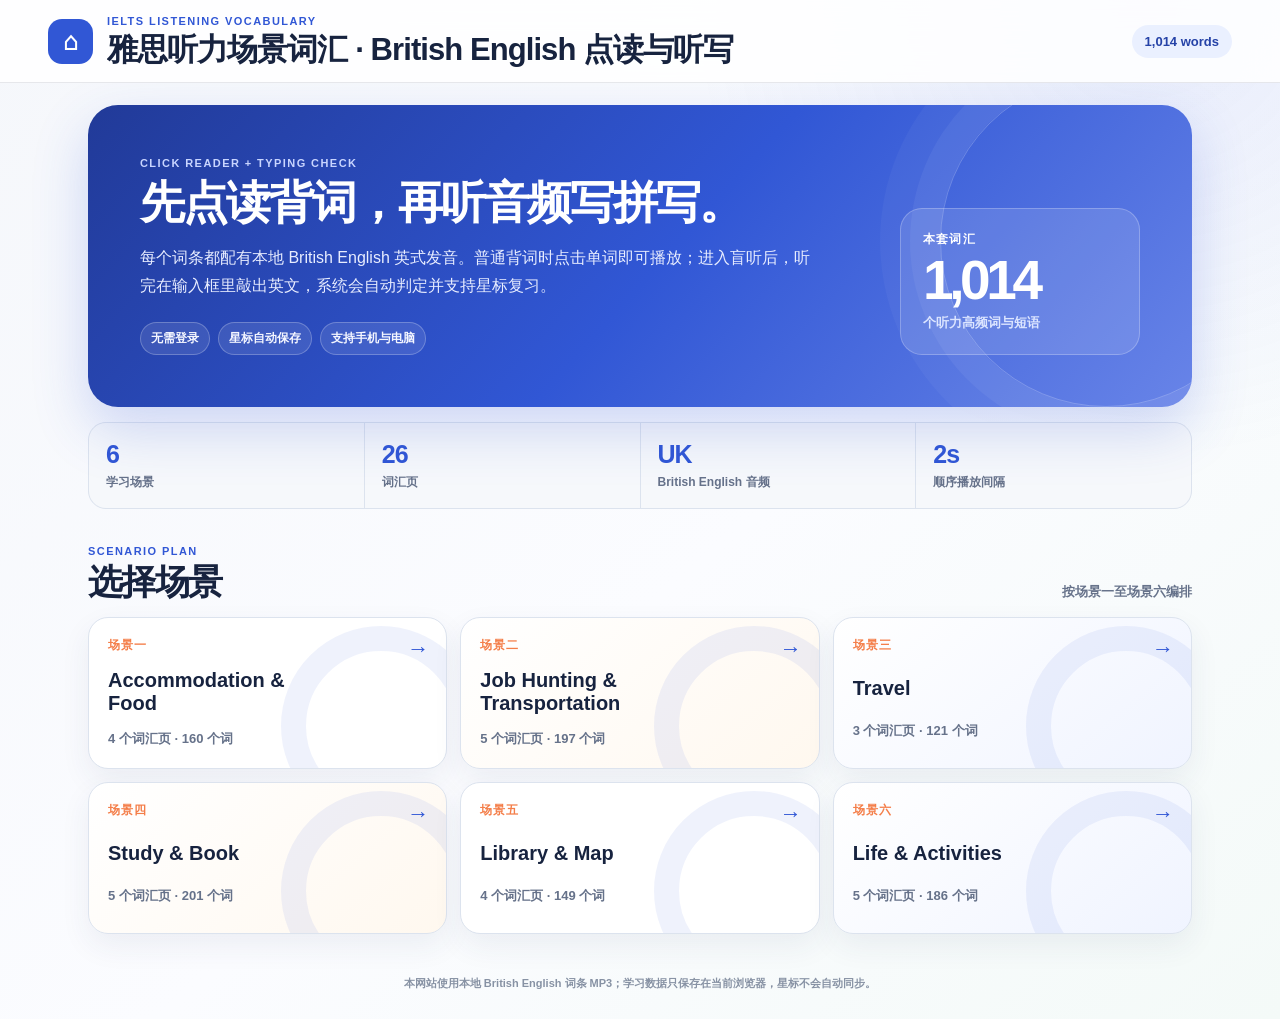
<file: ielts-listening-vocab-typing/index.html>
<!doctype html>
<html lang="zh-CN">
<head>
  <meta charset="utf-8">
  <meta name="viewport" content="width=device-width, initial-scale=1">
  <meta name="theme-color" content="#3157d5">
  <title>雅思听力场景词汇 · British English 点读与听写</title>
  <link rel="stylesheet" href="./styles.css?v=2">
</head>
<body>
  <header class="topbar">
    <button id="homeBtn" class="icon-button home-button" type="button" title="返回目录" aria-label="返回目录">⌂</button>
    <div class="brand">
      <p class="eyebrow">IELTS LISTENING VOCABULARY</p>
      <h1 id="pageTitle">雅思听力场景词汇 · British English 点读与听写</h1>
    </div>
    <div id="headerMeta" class="header-meta">1,014 words</div>
  </header>

  <main>
    <section id="homeView">
      <section class="home-intro">
        <div class="intro-copy">
          <p class="eyebrow">Click Reader + Typing Check</p>
          <h2>先点读背词，再听音频写拼写。</h2>
          <p>每个词条都配有本地 British English 英式发音。普通背词时点击单词即可播放；进入盲听后，听完在输入框里敲出英文，系统会自动判定并支持星标复习。</p>
          <div class="intro-chips">
            <span>无需登录</span><span>星标自动保存</span><span>支持手机与电脑</span>
          </div>
        </div>
        <div class="intro-stat-card">
          <span class="stat-kicker">本套词汇</span>
          <strong id="introTotalWords">1,014</strong>
          <span>个听力高频词与短语</span>
        </div>
      </section>

      <section class="overview-strip" aria-label="内容概览">
        <div><strong id="overviewDays">6</strong><span>学习场景</span></div>
        <div><strong id="overviewPages">26</strong><span>词汇页</span></div>
        <div><strong>UK</strong><span>British English 音频</span></div>
        <div><strong>2s</strong><span>顺序播放间隔</span></div>
      </section>

      <section class="selector-section">
        <div class="section-heading">
          <div>
            <p class="eyebrow">Scenario plan</p>
            <h2>选择场景</h2>
          </div>
          <p class="section-note">按场景一至场景六编排</p>
        </div>
        <div id="bookGrid" class="day-grid"></div>
        <div id="unitPicker" class="unit-picker" hidden>
          <div class="picker-heading">
            <button id="backToDaysBtn" class="text-button" type="button">← 全部场景</button>
            <div>
              <p class="eyebrow">Scenario units</p>
              <h3 id="selectedBookTitle"></h3>
            </div>
          </div>
          <div id="unitGrid" class="unit-grid"></div>
        </div>
      </section>

    </section>

    <section id="unitView" hidden>
      <section class="unit-banner">
        <div>
          <button id="backToDaysInlineBtn" class="text-button" type="button">← 返回场景</button>
          <p class="eyebrow" id="unitKicker">PAGE UNIT</p>
          <h2 id="unitTitle">P1 · Accommodation</h2>
          <p id="unitDescription" class="unit-description"></p>
        </div>
        <div class="unit-banner-actions">
          <button id="startAllTypingBtn" class="primary-button" type="button">开始全部盲听</button>
          <button id="startStarTypingBtn" class="accent-button" type="button">★ 星标盲听</button>
        </div>
      </section>

      <nav class="view-tabs" aria-label="学习模式">
        <button id="wordListTab" class="tab-button is-active" type="button">词汇点读</button>
        <button id="typingTab" class="tab-button" type="button">听写打字</button>
      </nav>

      <section id="wordListView">
        <section class="controls-card">
          <label class="search-box"><span>搜索英文或中文</span><input id="searchInput" type="search" placeholder="如：rent / 房租"></label>
          <div class="control-actions">
            <span class="audio-mode-note"><span>发音</span><strong>British English</strong></span>
            <button id="playAllBtn" class="secondary-button" type="button">▶ 顺序播放</button>
            <button id="stopBtn" class="secondary-button" type="button">■ 停止</button>
            <button id="toggleChineseBtn" class="secondary-button" type="button" aria-pressed="false">隐藏中文</button>
          </div>
        </section>
        <div id="wordGrid" class="word-grid"></div>
      </section>

      <section id="typingView" class="typing-view" hidden>
        <div class="typing-layout">
          <article class="typing-card">
            <div class="typing-card-top">
              <div>
                <p class="eyebrow" id="typingModeLabel">ALL BLIND LISTENING</p>
                <p id="typingProgress" class="typing-progress">1 / 40</p>
              </div>
              <button id="typingReplayBtn" class="round-play-button" type="button" title="再听一遍">▶</button>
            </div>
            <div class="typing-prompt">
              <span class="prompt-label">LISTEN & TYPE</span>
              <h3>听音频，输入英文拼写</h3>
              <div class="typing-hint-row">
                <p id="typingHint" class="typing-hint" hidden></p>
                <button id="typingHintToggleBtn" class="hint-button" type="button" aria-pressed="false">显示中文提示</button>
              </div>
            </div>
            <form id="typingForm" class="typing-form">
              <label for="typingInput">你的答案</label>
              <div class="typing-input-row">
                <input id="typingInput" autocomplete="off" autocapitalize="none" spellcheck="false" placeholder="输入英文单词或短语">
                <button id="typingSubmitBtn" class="primary-button" type="submit">检查</button>
              </div>
            </form>
            <div id="typingResult" class="typing-result" aria-live="polite"></div>
            <div id="typingAnswer" class="typing-answer" hidden></div>
            <div class="typing-actions">
              <button id="typingShowAnswerBtn" class="secondary-button" type="button">显示答案</button>
              <button id="typingMarkBtn" class="accent-button" type="button">☆ 加入星标</button>
              <button id="typingNextBtn" class="primary-button" type="button">下一题 →</button>
            </div>
          </article>

          <aside class="typing-side-card">
            <div class="side-score"><span>本次正确率</span><strong id="typingAccuracy">—</strong></div>
            <div class="score-row"><span>已答</span><strong id="typingAnswered">0</strong></div>
            <div class="score-row"><span>答对</span><strong id="typingCorrect">0</strong></div>
            <div class="score-row"><span>星标词</span><strong id="typingStarred">0</strong></div>
            <hr>
            <p>快捷键</p>
            <div class="shortcut"><kbd>Enter</kbd><span>检查 / 下一题</span></div>
            <div class="shortcut"><kbd>R</kbd><span>再听一遍</span></div>
            <button id="typingBackToListBtn" class="text-button" type="button">← 返回词汇点读</button>
          </aside>
        </div>
      </section>
    </section>
  </main>

  <footer class="footer-note">本网站使用本地 British English 词条 MP3；学习数据只保存在当前浏览器，星标不会自动同步。</footer>

  <audio id="wordAudio" preload="auto"></audio>
  <script src="./vocab-data.js?v=2"></script>
  <script src="./app.js?v=2"></script>
</body>
</html>
</file>
<file: ielts-listening-vocab-typing/styles.css>
:root {
  --ink: #17233f;
  --muted: #66728a;
  --line: #dce3ee;
  --paper: #ffffff;
  --canvas: #f5f7fb;
  --blue: #3157d5;
  --blue-dark: #2542a7;
  --blue-soft: #eaf0ff;
  --orange: #f47e49;
  --orange-soft: #fff0e9;
  --green: #168b79;
  --green-soft: #e4f7f2;
  --shadow: 0 18px 45px rgba(42, 61, 96, .10);
  font-family: -apple-system, BlinkMacSystemFont, "Segoe UI", "PingFang SC", "Hiragino Sans GB", sans-serif;
  color: var(--ink);
  background: var(--canvas);
}

* { box-sizing: border-box; }
html { min-width: 320px; scroll-behavior: smooth; }
body {
  min-height: 100vh;
  margin: 0;
  background:
    radial-gradient(circle at 90% 0%, rgba(49, 87, 213, .10), transparent 30%),
    linear-gradient(140deg, #f5f7fb 0%, #fbfcff 55%, #f4faf8 100%);
}
body.is-typing { background: linear-gradient(145deg, #f5f7fb, #fff9f5 60%, #f6f9ff); }
button, input { font: inherit; }
button { cursor: pointer; }
button:focus-visible, input:focus-visible { outline: 3px solid rgba(49, 87, 213, .28); outline-offset: 2px; }
h1, h2, h3, p { margin: 0; }
h1 { font-size: clamp(20px, 3vw, 31px); letter-spacing: -.03em; line-height: 1.1; }
h2 { font-size: clamp(28px, 5vw, 45px); letter-spacing: -.045em; line-height: 1.05; }
h3 { font-size: clamp(20px, 3vw, 28px); letter-spacing: -.03em; line-height: 1.1; }
[hidden] { display: none !important; }

.topbar {
  position: sticky;
  top: 0;
  z-index: 10;
  display: grid;
  grid-template-columns: 45px minmax(0, 1fr) auto;
  gap: 14px;
  align-items: center;
  padding: 15px clamp(16px, 4vw, 48px);
  border-bottom: 1px solid rgba(23, 35, 63, .10);
  background: rgba(255, 255, 255, .86);
  backdrop-filter: blur(18px);
}
.brand { min-width: 0; }
.brand h1 { overflow: hidden; text-overflow: ellipsis; white-space: nowrap; }
.eyebrow {
  color: var(--blue);
  font-size: 11px;
  font-weight: 900;
  letter-spacing: .13em;
  text-transform: uppercase;
}
.brand .eyebrow { margin-bottom: 6px; }
.icon-button {
  display: inline-grid;
  place-items: center;
  border: 0;
  border-radius: 14px;
}
.home-button { width: 45px; height: 45px; color: #fff; background: var(--blue); font-size: 25px; font-weight: 950; }
.header-meta {
  padding: 9px 13px;
  border-radius: 999px;
  color: var(--blue-dark);
  background: var(--blue-soft);
  font-size: 13px;
  font-weight: 900;
  white-space: nowrap;
}

main { width: min(1180px, 100%); margin: 0 auto; padding: 22px clamp(16px, 3.4vw, 38px) 42px; }
.home-intro {
  display: grid;
  grid-template-columns: minmax(0, 1fr) 240px;
  gap: 30px;
  align-items: end;
  padding: clamp(24px, 5vw, 52px);
  border-radius: 30px;
  color: #fff;
  background: linear-gradient(132deg, #213a98 0%, #3157d5 52%, #6884e8 100%);
  box-shadow: 0 22px 55px rgba(49, 87, 213, .22);
  overflow: hidden;
}
.home-intro::after {
  content: "";
  width: 330px;
  height: 330px;
  position: absolute;
  margin: -140px -80px 0 0;
  right: 0;
  border: 1px solid rgba(255,255,255,.22);
  border-radius: 50%;
  box-shadow: 0 0 0 30px rgba(255,255,255,.05), 0 0 0 60px rgba(255,255,255,.035);
  pointer-events: none;
}
.home-intro { position: relative; }
.home-intro .eyebrow { color: #c9d5ff; }
.home-intro h2 { max-width: 720px; margin-top: 10px; }
.intro-copy > p:not(.eyebrow) { max-width: 680px; margin-top: 18px; color: #e8edff; font-size: 16px; line-height: 1.75; }
.intro-chips { display: flex; flex-wrap: wrap; gap: 8px; margin-top: 22px; }
.intro-chips span { padding: 7px 10px; border: 1px solid rgba(255,255,255,.24); border-radius: 999px; color: #f4f6ff; background: rgba(255,255,255,.10); font-size: 12px; font-weight: 800; }
.intro-stat-card { position: relative; z-index: 1; display: grid; gap: 8px; padding: 22px; border: 1px solid rgba(255,255,255,.24); border-radius: 22px; background: rgba(255,255,255,.12); }
.intro-stat-card span { color: #dce5ff; font-size: 13px; font-weight: 750; line-height: 1.45; }
.intro-stat-card strong { font-size: 55px; letter-spacing: -.08em; line-height: .9; }
.stat-kicker { color: #fff !important; font-size: 12px !important; font-weight: 900 !important; letter-spacing: .10em; text-transform: uppercase; }

.overview-strip { display: grid; grid-template-columns: repeat(4, 1fr); gap: 1px; margin: 15px 0 36px; border: 1px solid var(--line); border-radius: 18px; background: var(--line); overflow: hidden; }
.overview-strip div { display: grid; gap: 5px; padding: 17px; background: rgba(255,255,255,.76); }
.overview-strip strong { color: var(--blue); font-size: 25px; letter-spacing: -.04em; }
.overview-strip span { color: var(--muted); font-size: 12px; font-weight: 800; }
.selector-section, .sentence-section { margin-top: 32px; }
.section-heading { display: flex; justify-content: space-between; gap: 14px; align-items: end; margin-bottom: 16px; }
.section-heading h2 { margin-top: 7px; font-size: clamp(25px, 4vw, 35px); }
.section-note { max-width: 320px; color: var(--muted); font-size: 13px; font-weight: 700; line-height: 1.5; text-align: right; }
.day-grid { display: grid; grid-template-columns: repeat(3, minmax(0, 1fr)); gap: 13px; }
.day-card, .unit-card, .sentence-card { border: 1px solid var(--line); border-radius: 20px; background: var(--paper); box-shadow: 0 12px 30px rgba(42,61,96,.07); }
.day-card { position: relative; display: grid; gap: 14px; min-height: 152px; padding: 19px; color: var(--ink); text-align: left; overflow: hidden; transition: transform .18s ease, box-shadow .18s ease; }
.day-card::after { content: ""; position: absolute; right: -35px; bottom: -58px; width: 150px; height: 150px; border: 25px solid rgba(49,87,213,.08); border-radius: 50%; }
.day-card:hover, .unit-card:hover, .sentence-card:hover { transform: translateY(-3px); box-shadow: 0 18px 35px rgba(42,61,96,.12); }
.day-card:nth-child(2n) { background: linear-gradient(140deg, #fff, #fff8ef); }
.day-card:nth-child(3n) { background: linear-gradient(140deg, #fff, #f0f4ff); }
.day-label { color: var(--orange); font-size: 12px; font-weight: 950; letter-spacing: .08em; text-transform: uppercase; }
.day-card strong { max-width: 230px; font-size: 20px; line-height: 1.13; }
.day-card small { color: var(--muted); font-size: 13px; font-weight: 750; }
.arrow { position: absolute; right: 17px; top: 18px; color: var(--blue); font-size: 22px; font-weight: 900; }
.unit-picker { margin-top: 18px; padding: 18px; border: 1px solid var(--line); border-radius: 23px; background: rgba(255,255,255,.65); }
.picker-heading { display: flex; gap: 20px; align-items: center; margin-bottom: 15px; }
.picker-heading h3 { margin-top: 5px; font-size: 22px; }
.text-button { border: 0; padding: 0; color: var(--blue); background: transparent; font-size: 13px; font-weight: 900; }
.text-button:hover { color: var(--blue-dark); text-decoration: underline; }
.unit-grid { display: grid; grid-template-columns: repeat(3, minmax(0, 1fr)); gap: 12px; }
.unit-card { display: grid; gap: 10px; min-height: 108px; padding: 16px; color: var(--ink); text-align: left; transition: transform .18s ease, box-shadow .18s ease; }
.unit-card strong { font-size: 17px; line-height: 1.2; }
.unit-card small { color: var(--muted); font-size: 12px; font-weight: 750; line-height: 1.4; }
.unit-card .unit-play { align-self: end; color: var(--green); font-size: 12px; font-weight: 900; }
.sentence-section { padding-top: 8px; }
.sentence-grid { display: grid; grid-template-columns: repeat(3, minmax(0, 1fr)); gap: 11px; }
.sentence-card { display: flex; justify-content: space-between; gap: 12px; align-items: center; padding: 15px; }
.sentence-card strong { font-size: 14px; line-height: 1.25; }
.sentence-card small { display: block; margin-top: 4px; color: var(--muted); font-size: 11px; font-weight: 700; }
.sentence-card button { flex: 0 0 auto; width: 37px; height: 37px; border: 0; border-radius: 12px; color: #fff; background: var(--green); font-weight: 900; }

.unit-banner { display: flex; justify-content: space-between; gap: 26px; align-items: end; padding: 22px 24px; border: 1px solid var(--line); border-radius: 24px; background: rgba(255,255,255,.86); box-shadow: var(--shadow); }
.unit-banner .text-button { display: inline-block; margin-bottom: 21px; }
.unit-title { margin-top: 7px; }
.unit-description { max-width: 690px; margin-top: 11px; color: var(--muted); font-size: 13px; font-weight: 700; line-height: 1.5; }
.unit-banner-actions { display: flex; justify-content: flex-end; gap: 8px; flex-wrap: wrap; }
.primary-button, .secondary-button, .accent-button { min-height: 42px; border: 0; border-radius: 12px; padding: 0 14px; font-size: 13px; font-weight: 900; transition: filter .15s ease, transform .15s ease; }
.primary-button { color: #fff; background: var(--blue); }
.secondary-button { color: var(--ink); background: #edf1f7; }
.accent-button { color: #a64a22; background: var(--orange-soft); }
.primary-button:hover, .secondary-button:hover, .accent-button:hover { filter: brightness(.97); transform: translateY(-1px); }
.view-tabs { display: flex; gap: 5px; margin: 18px 0 12px; padding: 5px; border: 1px solid var(--line); border-radius: 14px; background: rgba(255,255,255,.8); width: fit-content; }
.tab-button { min-height: 35px; border: 0; border-radius: 9px; padding: 0 14px; color: var(--muted); background: transparent; font-size: 13px; font-weight: 900; }
.tab-button.is-active { color: var(--blue-dark); background: var(--blue-soft); }
.controls-card { display: grid; grid-template-columns: minmax(220px, 1fr) auto; gap: 13px; align-items: end; margin-bottom: 15px; padding: 14px; border: 1px solid var(--line); border-radius: 18px; background: rgba(255,255,255,.77); }
.search-box { display: grid; gap: 6px; color: var(--muted); font-size: 12px; font-weight: 900; }
input[type="search"], input[type="text"], .typing-form input { min-width: 0; height: 43px; border: 1px solid #cbd5e6; border-radius: 12px; padding: 0 13px; color: var(--ink); background: #fcfdff; font-size: 15px; }
.control-actions { display: flex; gap: 8px; flex-wrap: wrap; }
.audio-mode-note { display: inline-flex; min-height: 42px; flex-direction: column; justify-content: center; gap: 2px; padding: 0 12px; border: 1px solid #cfe7df; border-radius: 12px; color: var(--green); background: var(--green-soft); font-size: 10px; font-weight: 800; line-height: 1.1; }
.audio-mode-note strong { font-size: 12px; letter-spacing: .01em; }
.word-grid { display: grid; grid-template-columns: repeat(2, minmax(0, 1fr)); gap: 12px; }
.word-card { display: grid; grid-template-columns: 44px minmax(0, 1fr); gap: 12px; min-height: 132px; padding: 15px; border: 1px solid var(--line); border-radius: 18px; background: rgba(255,255,255,.95); box-shadow: 0 9px 24px rgba(42,61,96,.06); }
.word-card.is-playing { border-color: var(--green); box-shadow: 0 0 0 3px rgba(22,139,121,.15); }
.play-button, .round-play-button { width: 44px; height: 44px; border: 0; border-radius: 14px; color: #fff; background: var(--green); font-weight: 950; }
.word-main { min-width: 0; }
.word-line { display: flex; align-items: center; gap: 8px; min-width: 0; }
.word-no { color: var(--orange); font-size: 11px; font-weight: 950; }
.word-text { min-width: 0; border: 0; padding: 0; color: var(--ink); background: transparent; font-size: 22px; font-weight: 950; line-height: 1.12; text-align: left; overflow-wrap: anywhere; }
.word-text:hover { color: var(--blue); }
.phonetic { flex: 0 1 auto; color: var(--green); font-size: 12px; font-weight: 800; line-height: 1.25; overflow-wrap: anywhere; }
.star-button { flex: 0 0 auto; width: 34px; height: 34px; border: 0; border-radius: 10px; color: #9aa5b7; background: #f0f3f7; font-size: 21px; font-weight: 950; line-height: 1; }
.star-button[aria-pressed="true"] { color: #fff; background: var(--orange); }
.meaning { margin-top: 9px; color: #41506b; font-size: 15px; font-weight: 750; line-height: 1.45; }
.example { margin-top: 7px; color: var(--muted); font-size: 13px; line-height: 1.45; }
.audio-status { min-height: 17px; margin-top: 7px; color: #b35424; font-size: 11px; font-weight: 750; }
body.hide-chinese .chinese { display: none; }
.empty-state { grid-column: 1 / -1; padding: 38px 18px; border: 1px dashed #c7d2e3; border-radius: 18px; color: var(--muted); background: rgba(255,255,255,.74); text-align: center; }

.typing-view { margin-top: 5px; }
.typing-layout { display: grid; grid-template-columns: minmax(0, 1fr) 230px; gap: 14px; align-items: start; }
.typing-card, .typing-side-card { border: 1px solid var(--line); border-radius: 25px; background: rgba(255,255,255,.92); box-shadow: var(--shadow); }
.typing-card { min-height: 480px; padding: clamp(20px, 4vw, 38px); }
.typing-card-top { display: flex; justify-content: space-between; align-items: start; }
.typing-progress { margin-top: 6px; color: var(--ink); font-size: 16px; font-weight: 950; }
.round-play-button { width: 52px; height: 52px; border-radius: 17px; background: var(--orange); font-size: 18px; }
.typing-prompt { display: grid; justify-items: center; gap: 10px; margin: 50px auto 31px; text-align: center; }
.prompt-label { color: var(--orange); font-size: 12px; font-weight: 950; letter-spacing: .16em; }
.typing-prompt h3 { font-size: clamp(24px, 4vw, 37px); }
.typing-hint-row { display: flex; min-height: 35px; justify-content: center; align-items: center; gap: 8px; flex-wrap: wrap; }
.typing-hint { color: var(--muted); font-size: 16px; font-weight: 750; line-height: 1.45; }
.hint-button { min-height: 34px; border: 1px solid #cbd5e6; border-radius: 999px; padding: 0 12px; color: var(--blue-dark); background: #f5f7fb; font-size: 12px; font-weight: 900; }
.hint-button:hover { border-color: #9eafd0; background: var(--blue-soft); }
.hint-button[aria-pressed="true"] { border-color: #b7dcd3; color: var(--green); background: var(--green-soft); }
.hint-button:disabled { cursor: not-allowed; opacity: .55; }
.typing-form { display: grid; gap: 7px; width: min(650px, 100%); margin: 0 auto; }
.typing-form label { color: var(--muted); font-size: 12px; font-weight: 900; }
.typing-input-row { display: grid; grid-template-columns: minmax(0, 1fr) auto; gap: 8px; }
.typing-form input { height: 54px; border-width: 2px; font-size: 20px; }
.typing-form input:focus { border-color: var(--blue); }
.typing-input-row .primary-button { min-height: 54px; padding-inline: 20px; }
.typing-result { width: min(650px, 100%); min-height: 28px; margin: 15px auto 0; text-align: center; font-size: 16px; font-weight: 950; }
.typing-result.correct { color: var(--green); }
.typing-result.wrong { color: #bc592a; }
.typing-answer { width: min(650px, 100%); margin: 6px auto 0; padding: 12px 15px; border-radius: 13px; color: var(--ink); background: var(--orange-soft); font-size: 15px; font-weight: 850; text-align: center; }
.typing-actions { display: flex; justify-content: center; gap: 8px; flex-wrap: wrap; margin-top: 24px; }
.typing-side-card { display: grid; gap: 14px; padding: 19px; }
.side-score { display: grid; gap: 4px; padding-bottom: 5px; }
.side-score span, .score-row span, .typing-side-card > p { color: var(--muted); font-size: 12px; font-weight: 800; }
.side-score strong { color: var(--blue); font-size: 38px; letter-spacing: -.06em; }
.score-row { display: flex; justify-content: space-between; gap: 10px; align-items: center; }
.score-row strong { font-size: 18px; }
.typing-side-card hr { width: 100%; margin: 1px 0; border: 0; border-top: 1px solid var(--line); }
.shortcut { display: flex; gap: 8px; align-items: center; color: var(--muted); font-size: 12px; font-weight: 750; }
kbd { display: inline-grid; place-items: center; min-width: 25px; height: 24px; border: 1px solid #cbd5e6; border-bottom-width: 2px; border-radius: 6px; color: var(--ink); background: #f5f7fb; font-size: 11px; font-weight: 950; }
.typing-side-card .text-button { margin-top: 4px; text-align: left; }
.footer-note { padding: 0 16px 28px; color: #8792a4; font-size: 11px; font-weight: 700; text-align: center; }

@media (max-width: 900px) {
  .home-intro { grid-template-columns: 1fr; }
  .intro-stat-card { width: min(260px, 100%); }
  .unit-banner { display: grid; align-items: start; }
  .unit-banner-actions { justify-content: flex-start; }
  .typing-layout { grid-template-columns: 1fr; }
  .typing-side-card { grid-template-columns: repeat(4, 1fr); align-items: center; }
  .side-score { grid-column: 1 / -1; }
  .typing-side-card hr, .typing-side-card > p { display: none; }
  .shortcut { display: none; }
  .typing-side-card .text-button { grid-column: 1 / -1; }
}
@media (max-width: 720px) {
  .topbar { grid-template-columns: 42px minmax(0, 1fr); }
  .home-button { width: 42px; height: 42px; }
  .header-meta { grid-column: 2; width: fit-content; }
  .day-grid, .unit-grid, .sentence-grid, .word-grid { grid-template-columns: 1fr; }
  .overview-strip strong { font-size: 21px; }
  .overview-strip div { padding: 13px 11px; }
  .section-heading { display: grid; align-items: start; }
  .section-note { text-align: left; }
  .controls-card { grid-template-columns: 1fr; }
  .control-actions { justify-content: flex-start; }
  .word-card { grid-template-columns: 40px minmax(0, 1fr); }
  .play-button { width: 40px; height: 40px; }
  .typing-card { min-height: 0; padding: 22px 16px 26px; }
  .typing-prompt { margin-top: 38px; }
  .typing-input-row { grid-template-columns: 1fr; }
  .typing-input-row .primary-button { width: 100%; }
  .typing-side-card { grid-template-columns: repeat(2, 1fr); }
  .picker-heading { display: grid; align-items: start; gap: 10px; }
}
</file>
